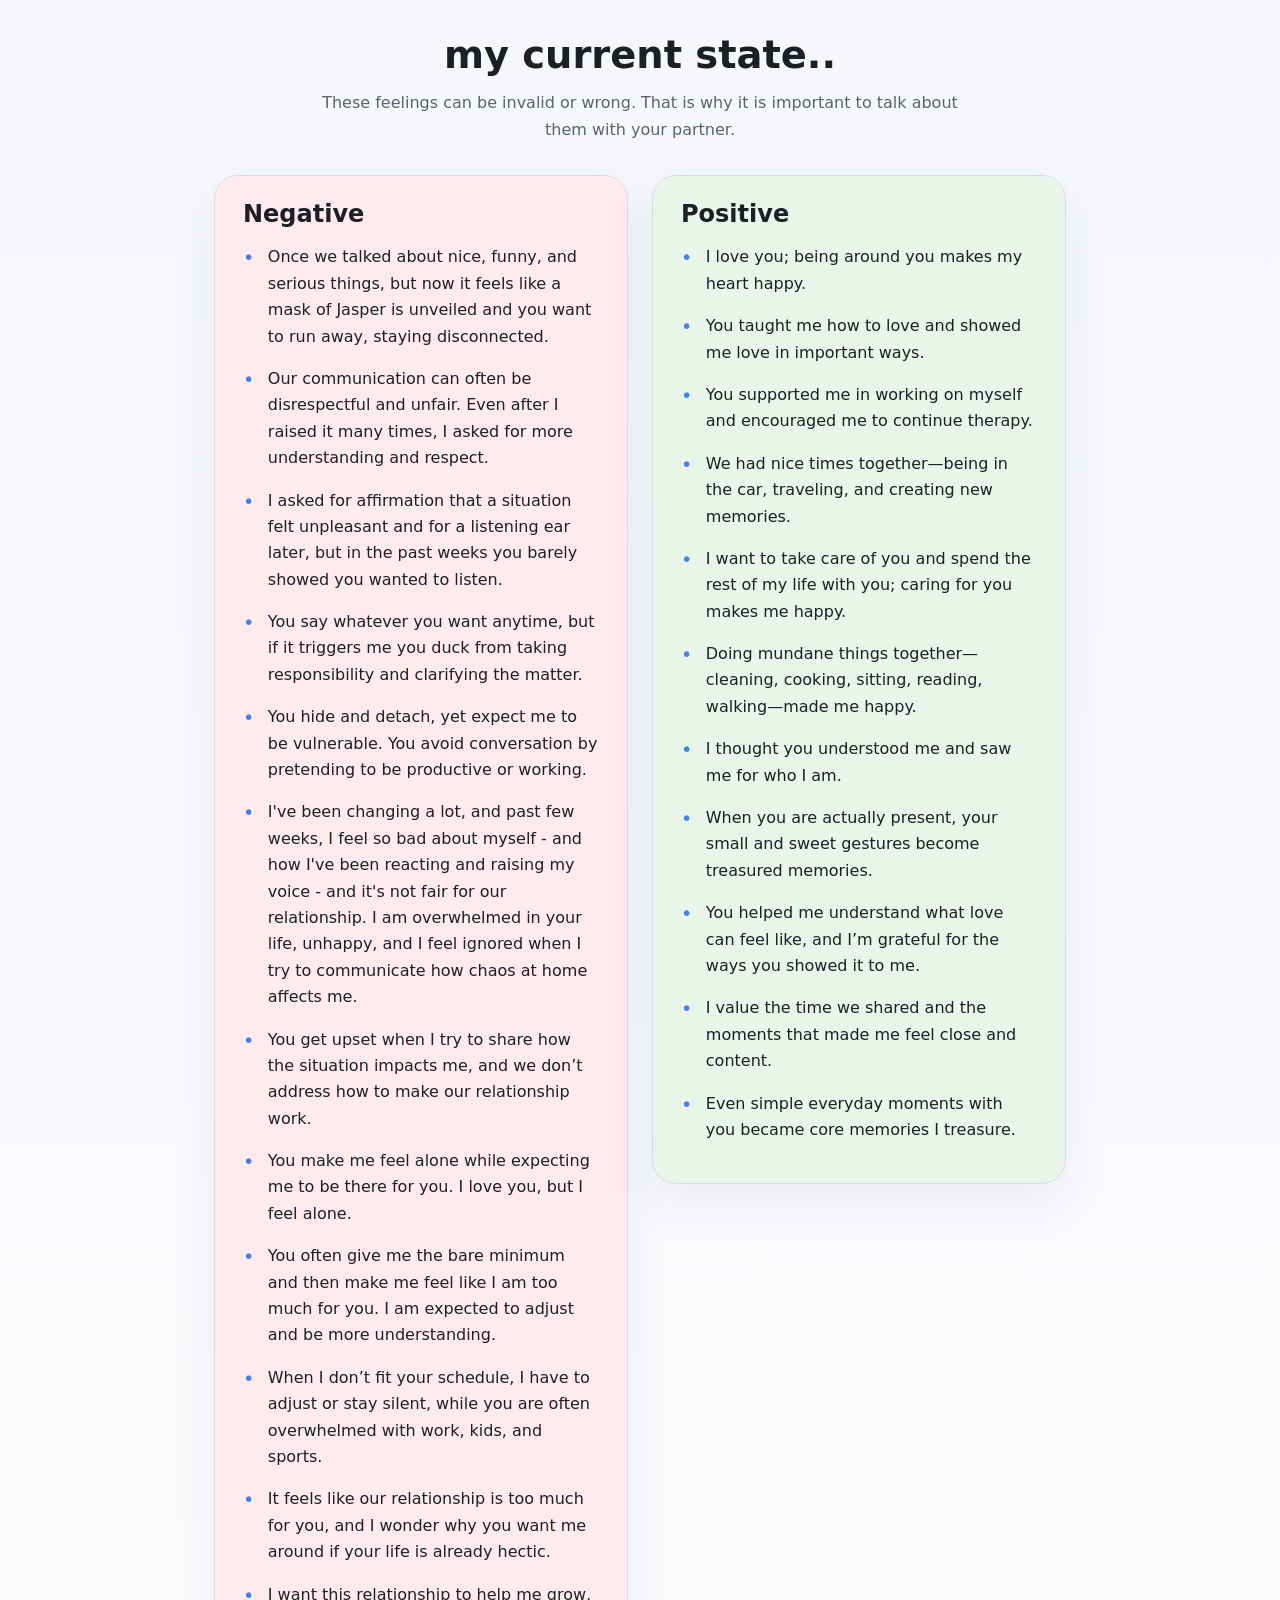
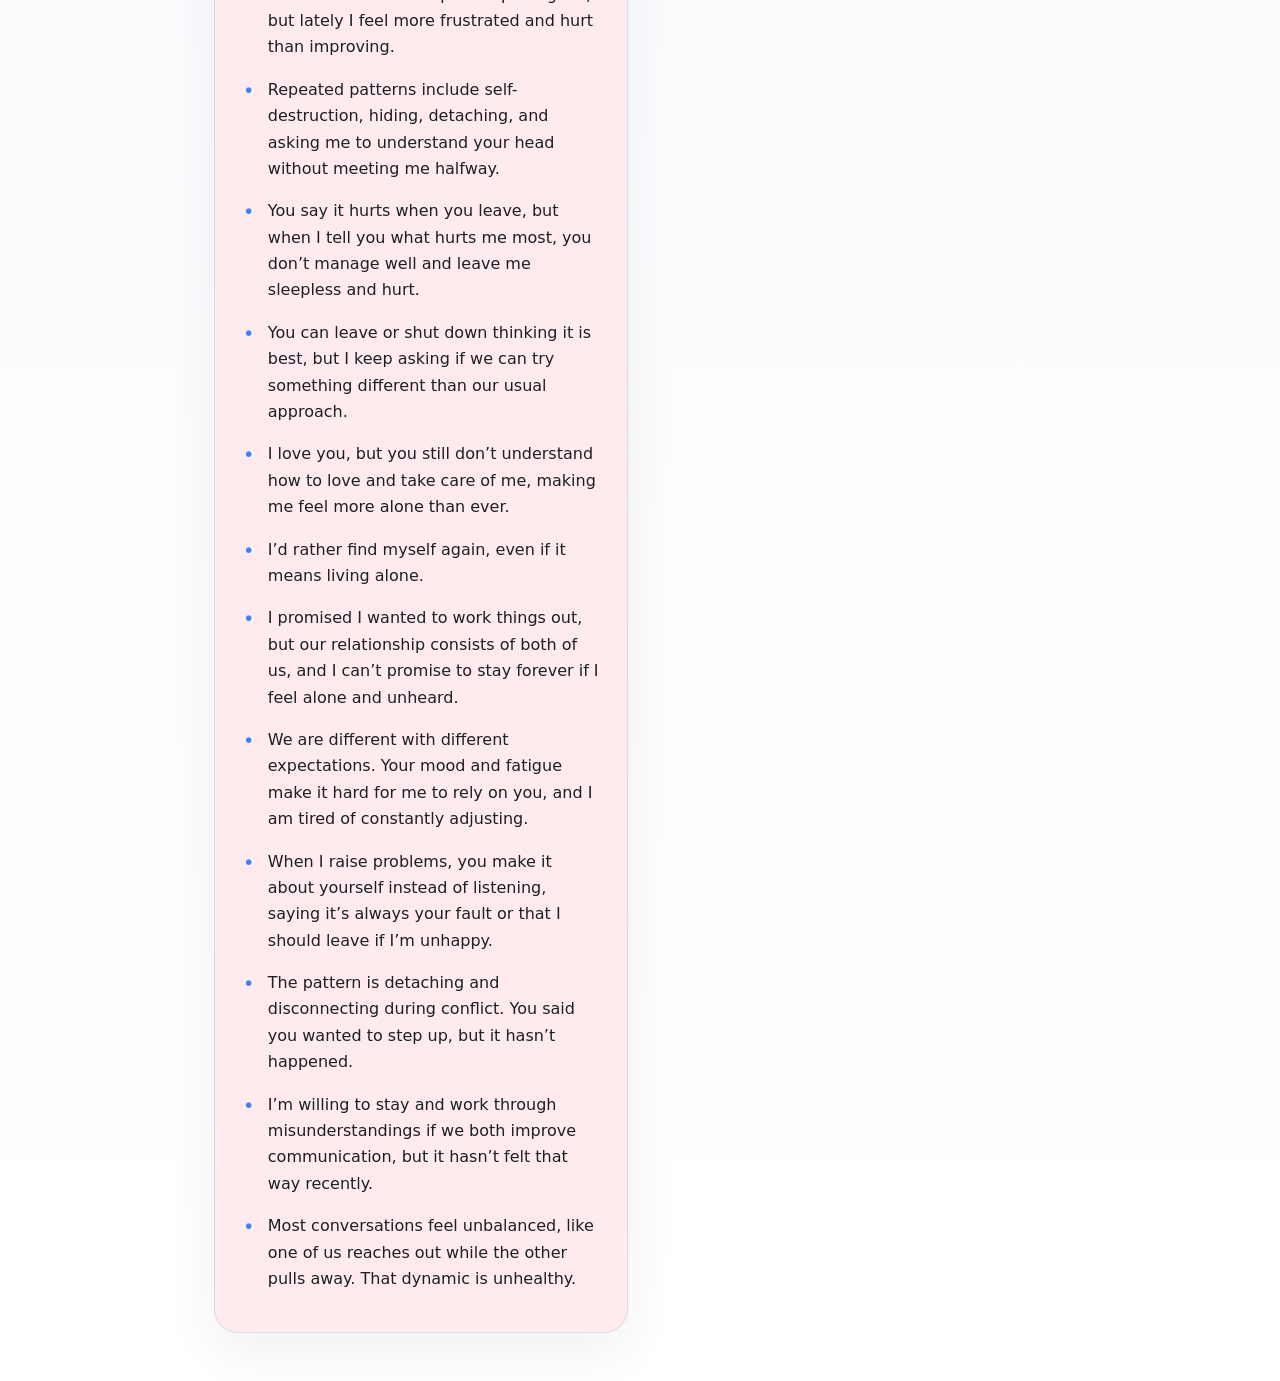
<file: index.html>
<!DOCTYPE html>
<html lang="en">
<head>
  <meta charset="UTF-8" />
  <meta name="viewport" content="width=device-width, initial-scale=1.0" />
  <title>my current state..</title>
  <link rel="stylesheet" href="styles.css" />
</head>
<body>
  <main class="container">
    <header>
      <h1>my current state..</h1>
      <p>These feelings can be invalid or wrong. That is why it is important to talk about them with your partner.</p>
    </header>

    <div class="panels-layout">
      <section class="panel negative-panel">
        <h2>Negative</h2>
        <ul>
        <li>Once we talked about nice, funny, and serious things, but now it feels like a mask of Jasper is unveiled and you want to run away, staying disconnected.</li>
        <li>Our communication can often be disrespectful and unfair. Even after I raised it many times, I asked for more understanding and respect.</li>
        <li>I asked for affirmation that a situation felt unpleasant and for a listening ear later, but in the past weeks you barely showed you wanted to listen.</li>
        <li>You say whatever you want anytime, but if it triggers me you duck from taking responsibility and clarifying the matter.</li>
        <li>You hide and detach, yet expect me to be vulnerable. You avoid conversation by pretending to be productive or working.</li>
        <li>I've been changing a lot, and past few weeks, I feel so bad about myself - and how I've been reacting and raising my voice - and it's not fair for our relationship. I am overwhelmed in your life, unhappy, and I feel ignored when I try to communicate how chaos at home affects me.</li>
        <li>You get upset when I try to share how the situation impacts me, and we don’t address how to make our relationship work.</li>
        <li>You make me feel alone while expecting me to be there for you. I love you, but I feel alone.</li>
        <li>You often give me the bare minimum and then make me feel like I am too much for you. I am expected to adjust and be more understanding.</li>
        <li>When I don’t fit your schedule, I have to adjust or stay silent, while you are often overwhelmed with work, kids, and sports.</li>
        <li>It feels like our relationship is too much for you, and I wonder why you want me around if your life is already hectic.</li>
        <li>I want this relationship to help me grow, but lately I feel more frustrated and hurt than improving.</li>
        <li>Repeated patterns include self-destruction, hiding, detaching, and asking me to understand your head without meeting me halfway.</li>
        <li>You say it hurts when you leave, but when I tell you what hurts me most, you don’t manage well and leave me sleepless and hurt.</li>
        <li>You can leave or shut down thinking it is best, but I keep asking if we can try something different than our usual approach.</li>
        <li>I love you, but you still don’t understand how to love and take care of me, making me feel more alone than ever.</li>
        <li>I’d rather find myself again, even if it means living alone.</li>
        <li>I promised I wanted to work things out, but our relationship consists of both of us, and I can’t promise to stay forever if I feel alone and unheard.</li>
        <li>We are different with different expectations. Your mood and fatigue make it hard for me to rely on you, and I am tired of constantly adjusting.</li>
        <li>When I raise problems, you make it about yourself instead of listening, saying it’s always your fault or that I should leave if I’m unhappy.</li>
        <li>The pattern is detaching and disconnecting during conflict. You said you wanted to step up, but it hasn’t happened.</li>
        <li>I’m willing to stay and work through misunderstandings if we both improve communication, but it hasn’t felt that way recently.</li>
        <li>Most conversations feel unbalanced, like one of us reaches out while the other pulls away. That dynamic is unhealthy.</li>
        </ul>
      </section>

      <section class="panel positive-panel">
        <h2>Positive</h2>
        <ul>
        <li>I love you; being around you makes my heart happy.</li>
        <li>You taught me how to love and showed me love in important ways.</li>
        <li>You supported me in working on myself and encouraged me to continue therapy.</li>
        <li>We had nice times together—being in the car, traveling, and creating new memories.</li>
        <li>I want to take care of you and spend the rest of my life with you; caring for you makes me happy.</li>
        <li>Doing mundane things together—cleaning, cooking, sitting, reading, walking—made me happy.</li>
        <li>I thought you understood me and saw me for who I am.</li>
        <li>When you are actually present, your small and sweet gestures become treasured memories.</li>
        <li>You helped me understand what love can feel like, and I’m grateful for the ways you showed it to me.</li>
        <li>I value the time we shared and the moments that made me feel close and content.</li>
        <li>Even simple everyday moments with you became core memories I treasure.</li>
        </ul>
      </section>
    </div>

  </main>
</body>
</html>
</file>
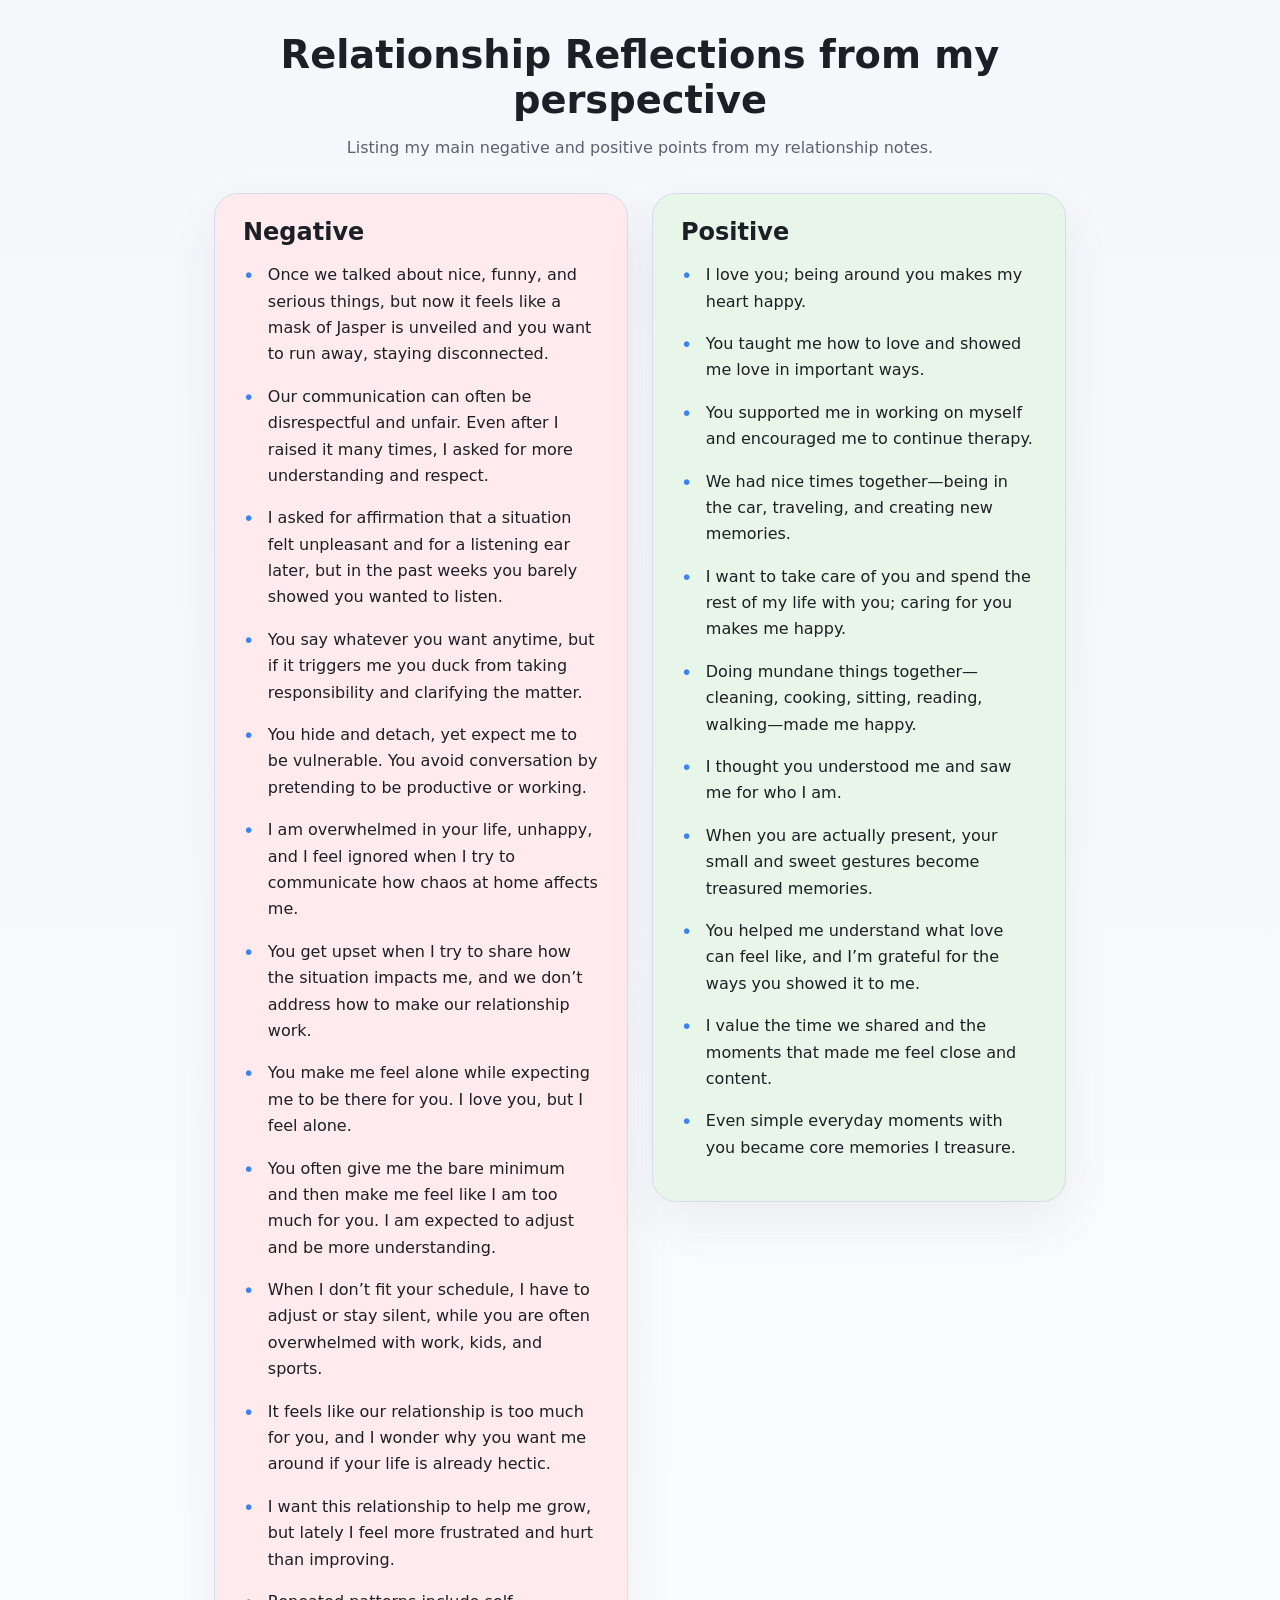
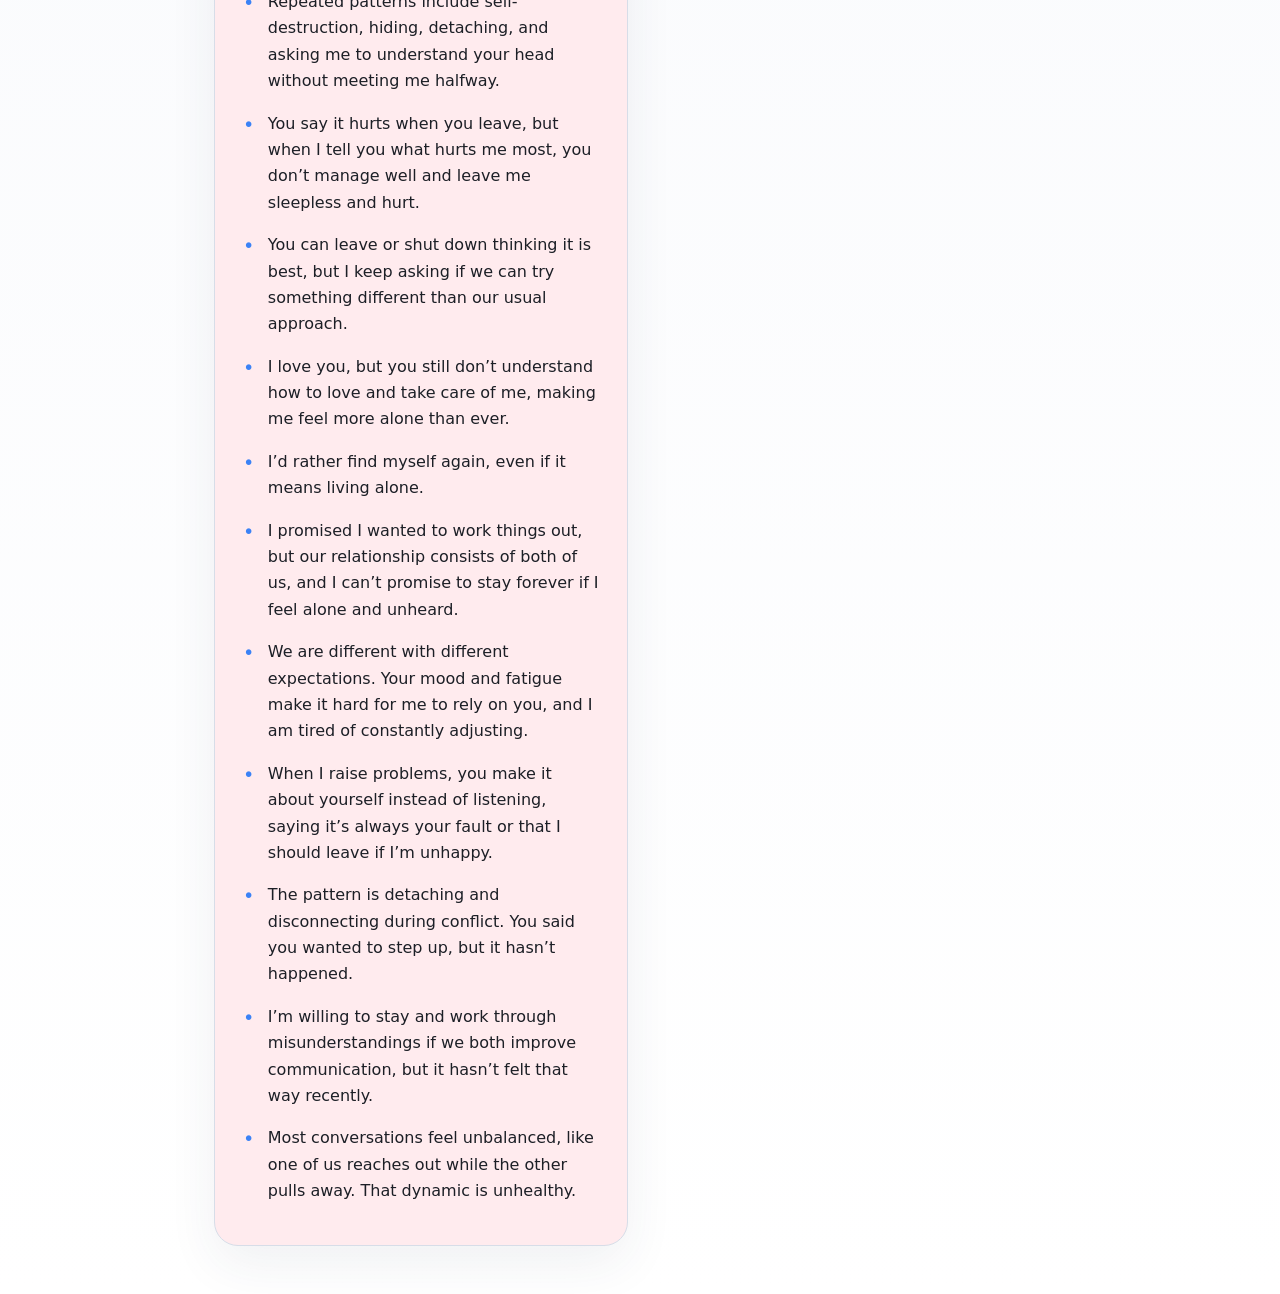
<file: docs/index.html>
<!DOCTYPE html>
<html lang="en">
<head>
  <meta charset="UTF-8" />
  <meta name="viewport" content="width=device-width, initial-scale=1.0" />
  <title>Relationship Reflections</title>
  <link rel="stylesheet" href="styles.css" />
</head>
<body>
  <main class="container">
    <header>
      <h1>Relationship Reflections from my perspective</h1>
      <p>Listing my main negative and positive points from my relationship notes.</p>
    </header>

    <div class="panels-layout">
      <section class="panel negative-panel">
        <h2>Negative</h2>
        <ul>
        <li>Once we talked about nice, funny, and serious things, but now it feels like a mask of Jasper is unveiled and you want to run away, staying disconnected.</li>
        <li>Our communication can often be disrespectful and unfair. Even after I raised it many times, I asked for more understanding and respect.</li>
        <li>I asked for affirmation that a situation felt unpleasant and for a listening ear later, but in the past weeks you barely showed you wanted to listen.</li>
        <li>You say whatever you want anytime, but if it triggers me you duck from taking responsibility and clarifying the matter.</li>
        <li>You hide and detach, yet expect me to be vulnerable. You avoid conversation by pretending to be productive or working.</li>
        <li>I am overwhelmed in your life, unhappy, and I feel ignored when I try to communicate how chaos at home affects me.</li>
        <li>You get upset when I try to share how the situation impacts me, and we don’t address how to make our relationship work.</li>
        <li>You make me feel alone while expecting me to be there for you. I love you, but I feel alone.</li>
        <li>You often give me the bare minimum and then make me feel like I am too much for you. I am expected to adjust and be more understanding.</li>
        <li>When I don’t fit your schedule, I have to adjust or stay silent, while you are often overwhelmed with work, kids, and sports.</li>
        <li>It feels like our relationship is too much for you, and I wonder why you want me around if your life is already hectic.</li>
        <li>I want this relationship to help me grow, but lately I feel more frustrated and hurt than improving.</li>
        <li>Repeated patterns include self-destruction, hiding, detaching, and asking me to understand your head without meeting me halfway.</li>
        <li>You say it hurts when you leave, but when I tell you what hurts me most, you don’t manage well and leave me sleepless and hurt.</li>
        <li>You can leave or shut down thinking it is best, but I keep asking if we can try something different than our usual approach.</li>
        <li>I love you, but you still don’t understand how to love and take care of me, making me feel more alone than ever.</li>
        <li>I’d rather find myself again, even if it means living alone.</li>
        <li>I promised I wanted to work things out, but our relationship consists of both of us, and I can’t promise to stay forever if I feel alone and unheard.</li>
        <li>We are different with different expectations. Your mood and fatigue make it hard for me to rely on you, and I am tired of constantly adjusting.</li>
        <li>When I raise problems, you make it about yourself instead of listening, saying it’s always your fault or that I should leave if I’m unhappy.</li>
        <li>The pattern is detaching and disconnecting during conflict. You said you wanted to step up, but it hasn’t happened.</li>
        <li>I’m willing to stay and work through misunderstandings if we both improve communication, but it hasn’t felt that way recently.</li>
        <li>Most conversations feel unbalanced, like one of us reaches out while the other pulls away. That dynamic is unhealthy.</li>
        </ul>
      </section>

      <section class="panel positive-panel">
        <h2>Positive</h2>
        <ul>
        <li>I love you; being around you makes my heart happy.</li>
        <li>You taught me how to love and showed me love in important ways.</li>
        <li>You supported me in working on myself and encouraged me to continue therapy.</li>
        <li>We had nice times together—being in the car, traveling, and creating new memories.</li>
        <li>I want to take care of you and spend the rest of my life with you; caring for you makes me happy.</li>
        <li>Doing mundane things together—cleaning, cooking, sitting, reading, walking—made me happy.</li>
        <li>I thought you understood me and saw me for who I am.</li>
        <li>When you are actually present, your small and sweet gestures become treasured memories.</li>
        <li>You helped me understand what love can feel like, and I’m grateful for the ways you showed it to me.</li>
        <li>I value the time we shared and the moments that made me feel close and content.</li>
        <li>Even simple everyday moments with you became core memories I treasure.</li>
        </ul>
      </section>
    </div>
  </main>
</body>
</html>
</file>
<file: styles.css>
:root {
  --bg: #f5f7fb;
  --surface: #ffffff;
  --text: #1c1f26;
  --muted: #5a6170;
  --negative: #ffebee;
  --positive: #e8f5e9;
  --border: #d7dde8;
  --accent: #3b82f6;
}

* {
  box-sizing: border-box;
}

body {
  margin: 0;
  font-family: Inter, system-ui, -apple-system, BlinkMacSystemFont, "Segoe UI", sans-serif;
  background: linear-gradient(180deg, #f5f7fb 0%, #ffffff 100%);
  color: var(--text);
}

.container {
  max-width: 900px;
  margin: 0 auto;
  padding: 2rem 1.5rem 3rem;
}

header {
  text-align: center;
  margin-bottom: 2rem;
}

h1 {
  margin: 0;
  font-size: clamp(2rem, 3vw, 3rem);
}

p {
  color: var(--muted);
  max-width: 42rem;
  margin: 0.75rem auto 0;
  line-height: 1.7;
}

.panel {
  background: var(--surface);
  border: 1px solid var(--border);
  border-radius: 24px;
  padding: 1.5rem 1.75rem;
  box-shadow: 0 18px 50px rgba(40, 53, 82, 0.07);
  margin-bottom: 1.75rem;
}

.panels-layout {
  display: grid;
  grid-template-columns: 1fr 1fr;
  gap: 1.5rem;
  align-items: start;
}

.panels-layout .panel {
  margin-bottom: 0;
}

.negative-panel {
  background: var(--negative);
}

.positive-panel {
  background: var(--positive);
}

.submit-panel {
  margin-top: 1.5rem;
}

.submit-intro {
  margin: 0 0 1rem;
  max-width: none;
}

.submission-form {
  display: grid;
  gap: 0.75rem;
}

.switch-items {
  display: grid;
  gap: 0.65rem;
  margin-bottom: 0.25rem;
}

.switch-row {
  display: grid;
  grid-template-columns: minmax(0, 1fr) auto;
  gap: 0.75rem;
  align-items: center;
  padding: 0.65rem 0.75rem;
  border: 1px solid var(--border);
  border-radius: 12px;
  background: #fff;
}

.switch-text {
  color: var(--text);
  line-height: 1.45;
}

.toggle {
  position: relative;
  width: 48px;
  height: 28px;
}

.toggle input {
  opacity: 0;
  width: 0;
  height: 0;
}

.toggle-slider {
  position: absolute;
  inset: 0;
  border-radius: 999px;
  background: #d1d7e4;
  transition: background 0.2s ease;
}

.toggle-slider::before {
  content: "";
  position: absolute;
  width: 22px;
  height: 22px;
  left: 3px;
  top: 3px;
  border-radius: 50%;
  background: #fff;
  transition: transform 0.2s ease;
  box-shadow: 0 2px 6px rgba(0, 0, 0, 0.2);
}

.toggle input:checked + .toggle-slider {
  background: #2f855a;
}

.toggle input:checked + .toggle-slider::before {
  transform: translateX(20px);
}

.submission-form label {
  font-weight: 600;
}

.submission-form input,
.submission-form textarea {
  width: 100%;
  border: 1px solid var(--border);
  border-radius: 12px;
  padding: 0.7rem 0.85rem;
  font: inherit;
  color: var(--text);
  background: #fff;
}

.submission-form textarea {
  resize: vertical;
}

.submission-form button {
  border: none;
  border-radius: 12px;
  background: var(--accent);
  color: #fff;
  font-weight: 700;
  padding: 0.8rem 1rem;
  cursor: pointer;
}

.submission-form button:disabled {
  opacity: 0.65;
  cursor: not-allowed;
}

.submit-status {
  margin: 0.25rem 0 0;
  min-height: 1.25rem;
}

h2 {
  margin-top: 0;
  margin-bottom: 1rem;
  font-size: 1.5rem;
}

ul {
  list-style: none;
  padding: 0;
  margin: 0;
}

li {
  position: relative;
  margin-bottom: 1rem;
  padding-left: 1.55rem;
  line-height: 1.65;
}

li::before {
  content: "\2022";
  position: absolute;
  left: 0;
  top: 0.25rem;
  color: var(--accent);
  font-size: 1.2rem;
  line-height: 1;
}

@media (max-width: 620px) {
  .panels-layout {
    grid-template-columns: 1fr;
    gap: 1rem;
  }

  .switch-row {
    grid-template-columns: 1fr;
    gap: 0.5rem;
  }

  .toggle {
    justify-self: end;
  }

  .container {
    padding: 1.5rem 1rem 2rem;
  }

  .panel {
    padding: 1.25rem 1.25rem;
  }

  li {
    margin-bottom: 0.85rem;
  }
}
</file>
<file: docs/styles.css>
:root {
  --bg: #f5f7fb;
  --surface: #ffffff;
  --text: #1c1f26;
  --muted: #5a6170;
  --negative: #ffebee;
  --positive: #e8f5e9;
  --border: #d7dde8;
  --accent: #3b82f6;
}

* {
  box-sizing: border-box;
}

body {
  margin: 0;
  font-family: Inter, system-ui, -apple-system, BlinkMacSystemFont, "Segoe UI", sans-serif;
  background: linear-gradient(180deg, #f5f7fb 0%, #ffffff 100%);
  color: var(--text);
}

.container {
  max-width: 900px;
  margin: 0 auto;
  padding: 2rem 1.5rem 3rem;
}

header {
  text-align: center;
  margin-bottom: 2rem;
}

h1 {
  margin: 0;
  font-size: clamp(2rem, 3vw, 3rem);
}

p {
  color: var(--muted);
  max-width: 42rem;
  margin: 0.75rem auto 0;
  line-height: 1.7;
}

.panel {
  background: var(--surface);
  border: 1px solid var(--border);
  border-radius: 24px;
  padding: 1.5rem 1.75rem;
  box-shadow: 0 18px 50px rgba(40, 53, 82, 0.07);
  margin-bottom: 1.75rem;
}

.panels-layout {
  display: grid;
  grid-template-columns: 1fr 1fr;
  gap: 1.5rem;
  align-items: start;
}

.panels-layout .panel {
  margin-bottom: 0;
}

.negative-panel {
  background: var(--negative);
}

.positive-panel {
  background: var(--positive);
}

h2 {
  margin-top: 0;
  margin-bottom: 1rem;
  font-size: 1.5rem;
}

ul {
  list-style: none;
  padding: 0;
  margin: 0;
}

li {
  position: relative;
  margin-bottom: 1rem;
  padding-left: 1.55rem;
  line-height: 1.65;
}

li::before {
  content: "\2022";
  position: absolute;
  left: 0;
  top: 0.25rem;
  color: var(--accent);
  font-size: 1.2rem;
  line-height: 1;
}

@media (max-width: 620px) {
  .panels-layout {
    grid-template-columns: 1fr;
    gap: 1rem;
  }

  .container {
    padding: 1.5rem 1rem 2rem;
  }

  .panel {
    padding: 1.25rem 1.25rem;
  }

  li {
    margin-bottom: 0.85rem;
  }
}
</file>
